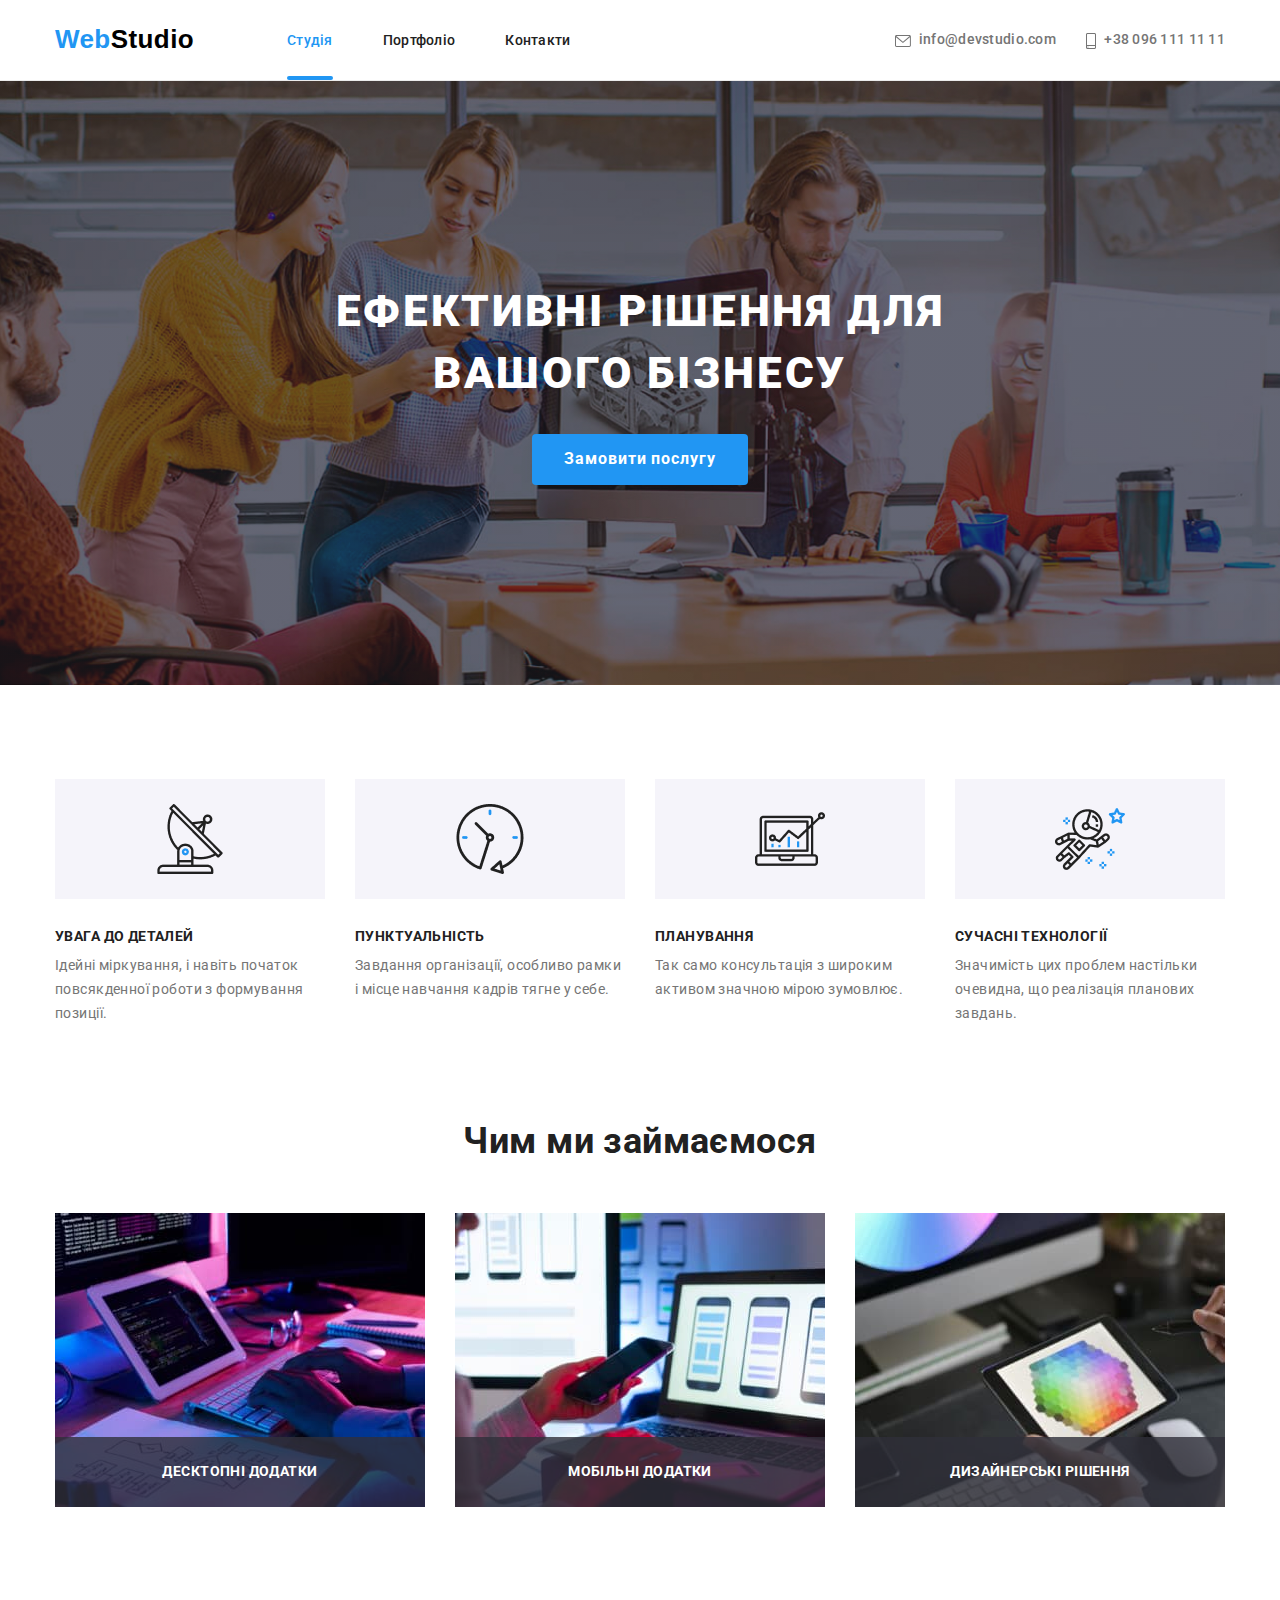
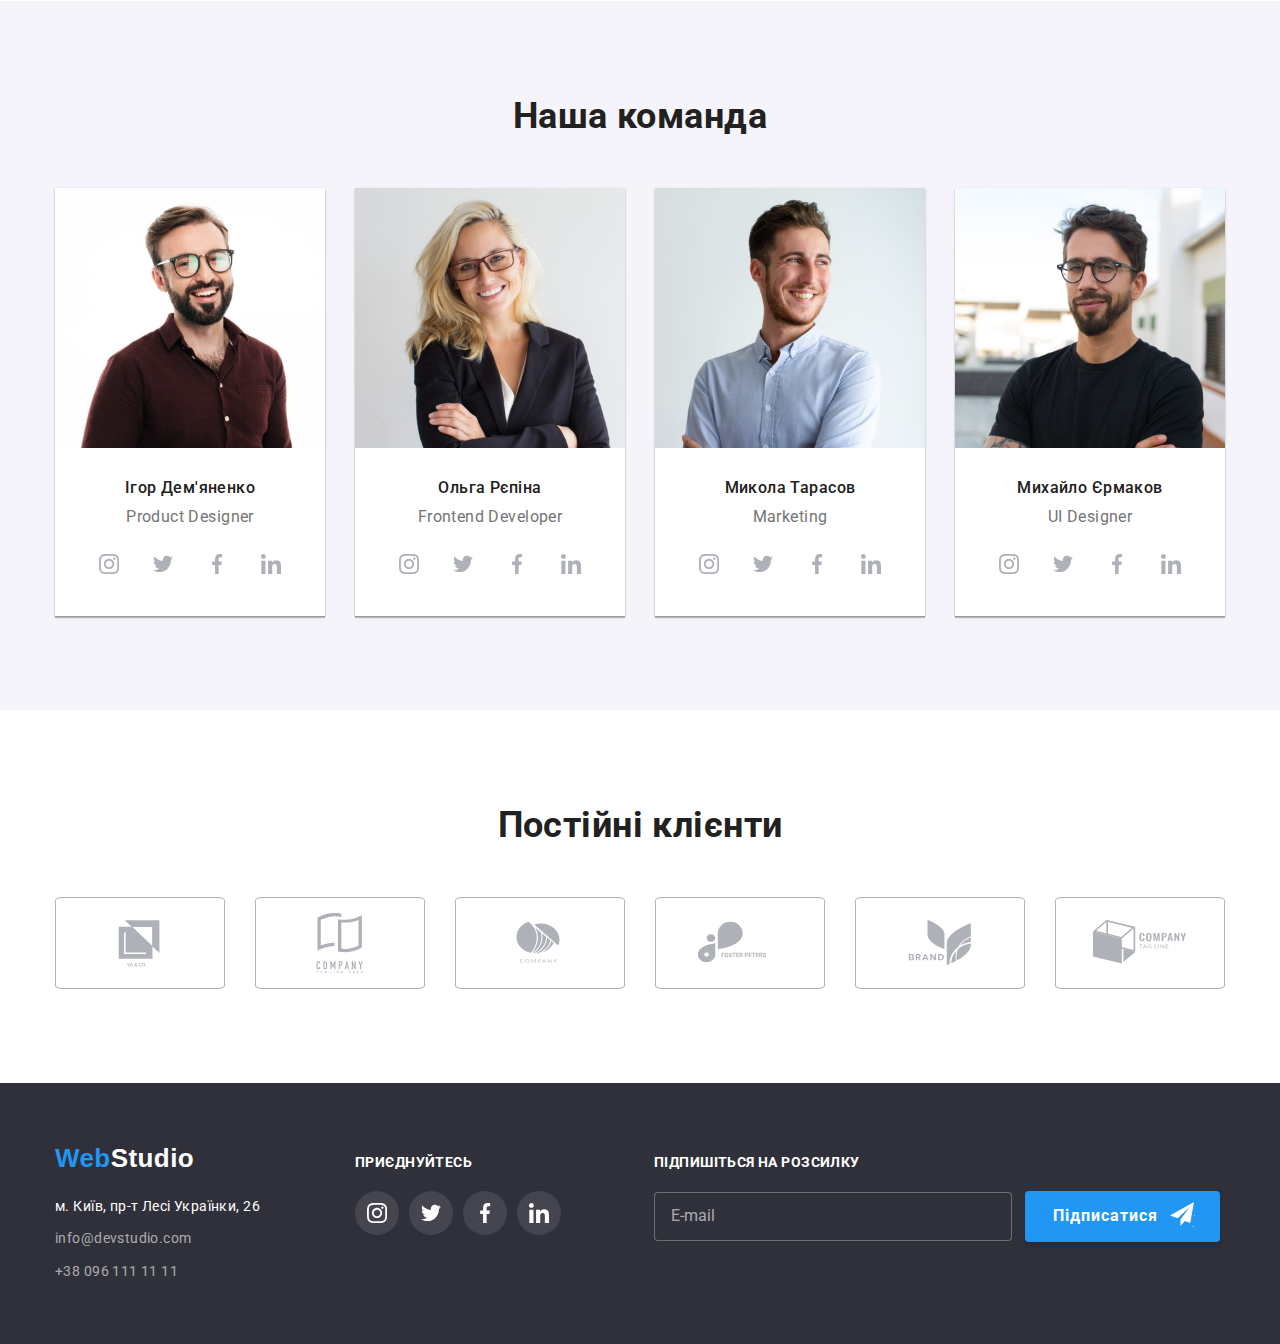
<file: index.html>
<!DOCTYPE html>
<html lang="uk">
  <head>
    <meta charset="UTF-8" />
    <meta http-equiv="X-UA-Compatible" content="IE=edge" />
    <meta name="viewport" content="width=device-width, initial-scale=1.0" />
    <title>Веб-студия</title>
    <link
      href="https://fonts.googleapis.com/css2?family=Raleway:wght@700&family=Roboto:wght@400;500;700;900&display=swap"
      rel="stylesheet"
    />

    <link
      rel="stylesheet"
      href="https://cdnjs.cloudflare.com/ajax/libs/modern-normalize/1.1.0/modern-normalize.min.css"
    />

    <!--<link rel="stylesheet" href="css/reset.css" />-->
    <link rel="stylesheet" href="css/general.css" />
    <link rel="stylesheet" href="css/style.css" />
  </head>
  <body>
    <header class="header">
      <div class="container">
        <div class="nav-header header-line">
          <nav class="nav">
            <a class="header-logo" href="./index.html">
              <span class="logo">Web</span>Studio
            </a>

            <ul class="nav-item">
              <li class="nav-items">
                <a class="nav-link current" href="">Студія</a>
              </li>
              <li class="nav-items">
                <a class="nav-link" href="./portfolio.html">Портфоліо</a>
              </li>
              <li class="nav-items">
                <a class="nav-link" href="">Контакти</a>
              </li>
            </ul>
          </nav>

          <ul class="nav-item contact">
            <li class="nav-items nav-contact">
              <a class="nav-email" href="mailto:info@devstudio.com">
                <svg class="icon-header" width="16" height="12">
                  <use href="./images/symbol-defs.svg#icon-envelope"></use>
                </svg>

                info@devstudio.com</a
              >
            </li>
            <li class="nav-items nav-contact">
              <a class="nav-tel" href="tel:+380961111111">
                <svg class="icon-header" width="10" height="16">
                  <use href="./images/symbol-defs.svg#icon-smartphone"></use>
                </svg>
                +38 096 111 11 11</a
              >
            </li>
          </ul>
        </div>
      </div>
    </header>

    <main class="main">
      <section class="solutions">
        <div class="container">
          <h1 class="title">Ефективні рішення для<br />вашого бізнесу</h1>
          <button class="solutions-btn btn" type="button" data-modal-open>
            Замовити послугу
          </button>
        </div>
      </section>

      <section class="characteristic">
        <!--скрытый заголовок-->
        <div class="container">
          <h2 class="section-title subtitle sr-only">Як ми працюємо</h2>
          <ul class="characteristic-item">
            <li class="characteristic-items">
              <h3 class="characteristic-subtitle subtitle">Увага до деталей</h3>
              <p class="characteristic-text">
                Ідейні міркування, і навіть початок повсякденної роботи з
                формування позиції.
              </p>
            </li>

            <li class="characteristic-items characteristic-clock">
              <h3 class="characteristic-subtitle subtitle">Пунктуальність</h3>
              <p class="characteristic-text">
                Завдання організації, особливо рамки і місце навчання кадрів
                тягне у себе.
              </p>
            </li>

            <li class="characteristic-items characteristic-diagram">
              <h3 class="characteristic-subtitle subtitle">Планування</h3>
              <p class="characteristic-text">
                Так само консультація з широким активом значною мірою зумовлює.
              </p>
            </li>

            <li class="characteristic-items characteristic-astronaut">
              <h3 class="characteristic-subtitle subtitle">
                СУЧАСНІ ТЕХНОЛОГІЇ
              </h3>
              <p class="characteristic-text">
                Значимість цих проблем настільки очевидна, що реалізація
                планових завдань.
              </p>
            </li>
          </ul>
        </div>
      </section>

      <section class="work">
        <div class="container">
          <h2 class="section-title subtitle">Чим ми займаємося</h2>
          <ul class="work-item">
            <li class="work-items">
              <div class="work-sign">
                <img
                  class="work-images"
                  src="./images/box-1.jpg"
                  alt="Робота з програмами"
                  width="370"
                  height="294"
                />
                <p class="work-signature">Десктопні додатки</p>
              </div>
            </li>

            <li class="work-items">
              <div class="work-sign">
                <img
                  class="work-images"
                  src="./images/box-2.jpg"
                  alt="Робота с гаджетами"
                  width="370"
                  height="294"
                />
                <p class="work-signature">Мобільні додатки</p>
              </div>
            </li>

            <li class="work-items">
              <div class="work-sign">
                <img
                  class="work-images"
                  src="./images/box-3.jpg"
                  alt="Робота с графікой"
                  width="370"
                  height="294"
                />
                <p class="work-signature">Дизайнерські рішення</p>
              </div>
            </li>
          </ul>
        </div>
      </section>

      <section class="team">
        <div class="container">
          <h2 class="section-title subtitle">Наша команда</h2>
          <ul class="team-item">
            <li class="team-items">
              <img
                class="team-img"
                src="./images/img_pd.jpg"
                alt="Фотографія продуктового дизайнера"
                width="270"
              />
              <div class="team-info">
                <h3 class="team-subtitle subtitle">Ігор Дем'яненко</h3>
                <p class="team-text">Product Designer</p>
                <ul class="actions">
                  <li class="team-li">
                    <a class="team-link" href="">
                      <svg class="icon-team" width="20" height="20">
                        <use
                          href="./images/symbol-defs.svg#icon-instagram"
                        ></use>
                      </svg>
                    </a>
                  </li>
                  <li class="team-li">
                    <a class="team-link" href="">
                      <svg class="icon-team" width="20" height="20">
                        <use href="./images/symbol-defs.svg#icon-twitter"></use>
                      </svg>
                    </a>
                  </li>
                  <li class="team-li">
                    <a class="team-link" href="">
                      <svg class="icon-team" width="20" height="20">
                        <use
                          href="./images/symbol-defs.svg#icon-facebook"
                        ></use>
                      </svg>
                    </a>
                  </li>
                  <li class="team-li">
                    <a class="team-link" href="">
                      <svg class="icon-team" width="20" height="20">
                        <use
                          href="./images/symbol-defs.svg#icon-linkedin"
                        ></use>
                      </svg>
                    </a>
                  </li>
                </ul>
              </div>
            </li>

            <li class="team-items">
              <img
                class="team-img"
                src="./images/img_fd.jpg"
                alt="Фотографія фронтенд разробника"
                width="270"
                height="260"
              />
              <div class="team-info">
                <h3 class="team-subtitle subtitle">Ольга Рєпіна</h3>
                <p class="team-text">Frontend Developer</p>
                <ul class="actions">
                  <li class="team-li">
                    <a class="team-link" href="">
                      <svg class="icon-team" width="20" height="20">
                        <use
                          href="./images/symbol-defs.svg#icon-instagram"
                        ></use>
                      </svg>
                    </a>
                  </li>
                  <li class="team-li">
                    <a class="team-link" href="">
                      <svg class="icon-team" width="20" height="20">
                        <use href="./images/symbol-defs.svg#icon-twitter"></use>
                      </svg>
                    </a>
                  </li>
                  <li class="team-li">
                    <a class="team-link" href="">
                      <svg class="icon-team" width="20" height="20">
                        <use
                          href="./images/symbol-defs.svg#icon-facebook"
                        ></use>
                      </svg>
                    </a>
                  </li>
                  <li class="team-li">
                    <a class="team-link" href="">
                      <svg class="icon-team" width="20" height="20">
                        <use
                          href="./images/symbol-defs.svg#icon-linkedin"
                        ></use>
                      </svg>
                    </a>
                  </li>
                </ul>
              </div>
            </li>
            <li class="team-items">
              <img
                class="team-img"
                src="./images/img_m.jpg"
                alt="Фотографія маркетолога"
                width="270"
                height="260"
              />
              <div class="team-info">
                <h3 class="team-subtitle subtitle">Микола Тарасов</h3>
                <p class="team-text">Marketing</p>
                <ul class="actions">
                  <li class="team-li">
                    <a class="team-link" href="">
                      <svg class="icon-team" width="20" height="20">
                        <use
                          href="./images/symbol-defs.svg#icon-instagram"
                        ></use>
                      </svg>
                    </a>
                  </li>
                  <li class="team-li">
                    <a class="team-link" href="">
                      <svg class="icon-team" width="20" height="20">
                        <use href="./images/symbol-defs.svg#icon-twitter"></use>
                      </svg>
                    </a>
                  </li>
                  <li class="team-li">
                    <a class="team-link" href="">
                      <svg class="icon-team" width="20" height="20">
                        <use
                          href="./images/symbol-defs.svg#icon-facebook"
                        ></use>
                      </svg>
                    </a>
                  </li>
                  <li class="team-li">
                    <a class="team-link" href="">
                      <svg class="icon-team" width="20" height="20">
                        <use
                          href="./images/symbol-defs.svg#icon-linkedin"
                        ></use>
                      </svg>
                    </a>
                  </li>
                </ul>
              </div>
            </li>
            <li class="team-items">
              <img
                class="team-img"
                src="./images/img_ui.jpg"
                alt="Фотографія дизайнера"
                width="270"
                height="260"
              />
              <div class="team-info">
                <h3 class="team-subtitle subtitle">Михайло Єрмаков</h3>
                <p class="team-text">UI Designer</p>
                <ul class="actions">
                  <li class="team-li">
                    <a class="team-link" href="">
                      <svg class="icon-team" width="20" height="20">
                        <use
                          href="./images/symbol-defs.svg#icon-instagram"
                        ></use>
                      </svg>
                    </a>
                  </li>
                  <li class="team-li">
                    <a class="team-link" href="">
                      <svg class="icon-team" width="20" height="20">
                        <use href="./images/symbol-defs.svg#icon-twitter"></use>
                      </svg>
                    </a>
                  </li>
                  <li class="team-li">
                    <a class="team-link" href="">
                      <svg class="icon-team" width="20" height="20">
                        <use
                          href="./images/symbol-defs.svg#icon-facebook"
                        ></use>
                      </svg>
                    </a>
                  </li>
                  <li class="team-li">
                    <a class="team-link" href="">
                      <svg class="icon-team" width="20" height="20">
                        <use
                          href="./images/symbol-defs.svg#icon-linkedin"
                        ></use>
                      </svg>
                    </a>
                  </li>
                </ul>
              </div>
            </li>
          </ul>
        </div>
      </section>

      <section class="clients">
        <div class="container">
          <h2 class="section-title subtitle">Постійні клієнти</h2>
          <ul class="clients-actions">
            <li class="clients-li">
              <a class="clients-link" href="">
                <svg class="icon-clients" width="106" height="60">
                  <use href="./images/symbol-defs.svg#icon-ya"></use>
                </svg>
              </a>
            </li>
            <li class="clients-li">
              <a class="clients-link" href="">
                <svg class="icon-clients" width="106" height="60">
                  <use href="./images/symbol-defs.svg#icon-tagline"></use>
                </svg>
              </a>
            </li>
            <li class="clients-li">
              <a class="clients-link" href="">
                <svg class="icon-clients" width="106" height="60">
                  <use href="./images/symbol-defs.svg#icon-company"></use>
                </svg>
              </a>
            </li>
            <li class="clients-li">
              <a class="clients-link" href="">
                <svg class="icon-clients" width="106" height="60">
                  <use href="./images/symbol-defs.svg#icon-foster"></use>
                </svg>
              </a>
            </li>
            <li class="clients-li">
              <a class="clients-link" href="">
                <svg class="icon-clients" width="106" height="60">
                  <use href="./images/symbol-defs.svg#icon-brand"></use>
                </svg>
              </a>
            </li>
            <li class="clients-li">
              <a class="clients-link" href="">
                <svg class="icon-clients" width="106" height="60">
                  <use href="./images/symbol-defs.svg#icon-tag"></use>
                </svg>
              </a>
            </li>
          </ul>
        </div>
      </section>
    </main>
    <footer class="footer">
      <div class="container">
        <div class="footer-info">
          <div class="footer-data">
            <a class="footer-logo header-logo" href="./index.html">
              <span class="logo">Web</span>Studio</a
            >
            <address>
              <p class="footer-address">м. Київ, пр-т Лесі Українки, 26</p>
              <ul class="contact">
                <li class="footer-contact">
                  <a class="footer-link" href="mailto:info@devstudio.com"
                    >info@devstudio.com</a
                  >
                </li>
                <li class="footer-contact">
                  <a class="footer-link" href="tel:+380961111111"
                    >+38 096 111 11 11</a
                  >
                </li>
              </ul>
            </address>
          </div>
          <div class="footer-social">
            <span class="social-text">приєднуйтесь</span>
            <ul class="actions footer-actions">
              <li class="footer-li">
                <a class="social-link" href="">
                  <svg class="icon-footer" width="20" height="20">
                    <use href="./images/symbol-defs.svg#icon-instagram"></use>
                  </svg>
                </a>
              </li>
              <li class="footer-li">
                <a class="social-link" href="">
                  <svg class="icon-footer" width="20" height="20">
                    <use href="./images/symbol-defs.svg#icon-twitter"></use>
                  </svg>
                </a>
              </li>
              <li class="footer-li">
                <a class="social-link" href="">
                  <svg class="icon-footer" width="20" height="20">
                    <use href="./images/symbol-defs.svg#icon-facebook"></use>
                  </svg>
                </a>
              </li>
              <li class="footer-li">
                <a class="social-link" href="">
                  <svg class="icon-footer" width="20" height="20">
                    <use href="./images/symbol-defs.svg#icon-linkedin"></use>
                  </svg>
                </a>
              </li>
            </ul>
          </div>

          <div class="footer-form">
            <span class="social-text">Підпишіться на розсилку</span>
            <div class="footer-block">
              <form>
                <label class="mod-label">
                  <input
                    class="mod-input"
                    type="email"
                    name="mod-email"
                    placeholder="E-mail"
                    required
                  />
                </label>
                <button class="mod" type="submit">Підписатися</button>
              </form>
            </div>
          </div>
        </div>
      </div>
    </footer>

    <!--модальное окно-->
    <div class="backdrop is-hidden" data-modal>
      <div class="modal">
        <button data-modal-close class="modal-close" type="button">
          <svg class="modal-X" width="18" height="18">
            <use href="./images/symbol-defs.svg#icon-close"></use>
          </svg>
        </button>
        <p class="modal-title">Залиште свої дані, ми вам передзвонимо</p>

        <form name="modal-form" class="modal-form">
          <div class="modal-box">
            <label class="modal-label">
              <span class="modal-sign">Ім'я</span>
              <input class="modal-input" type="tel" required />
              <svg class="icon" width="18" height="18">
                <use href="./images/symbol-defs.svg#icon-person"></use>
              </svg>
            </label>
          </div>

          <div class="modal-box">
            <label class="modal-label">
              <span class="modal-sign">Телефон</span>
              <input class="modal-input" type="tel" required />
              <!--<span class="x">-->
              <svg class="icon" width="18" height="18">
                <use href="./images/symbol-defs.svg#icon-phone"></use>
              </svg>
              <!--</span>-->
            </label>
          </div>

          <div class="modal-box">
            <label class="modal-label">
              <span class="modal-sign">Пошта</span>
              <input class="modal-input" type="email" required />
              <!-- <span class="y">-->
              <svg class="icon" width="18" height="18">
                <use href="./images/symbol-defs.svg#icon-email"></use>
              </svg>
              <!--</span>-->
            </label>
          </div>

          <label class="modal-label">
            <span class="modal-sign">Коментар</span>
            <textarea
              class="modal-comment"
              name="user-coment"
              placeholder="Введіть текст"
              required
            ></textarea>
          </label>

          <label class="check-text">
            <input
              class="checkbox"
              type="checkbox"
              name="agree"
              value="true"
              required
            />
            <span class="fs"></span>
            <span class="er">
              Погоджуюся з розсилкою та приймаю
              <a class="text-link" href="">Умови договору</a>
            </span>
          </label>

          <button class="modal-submit" type="submit">Відправити</button>
        </form>
      </div>
    </div>
    <script src="./modal.js"></script>
  </body>
</html>
</file>
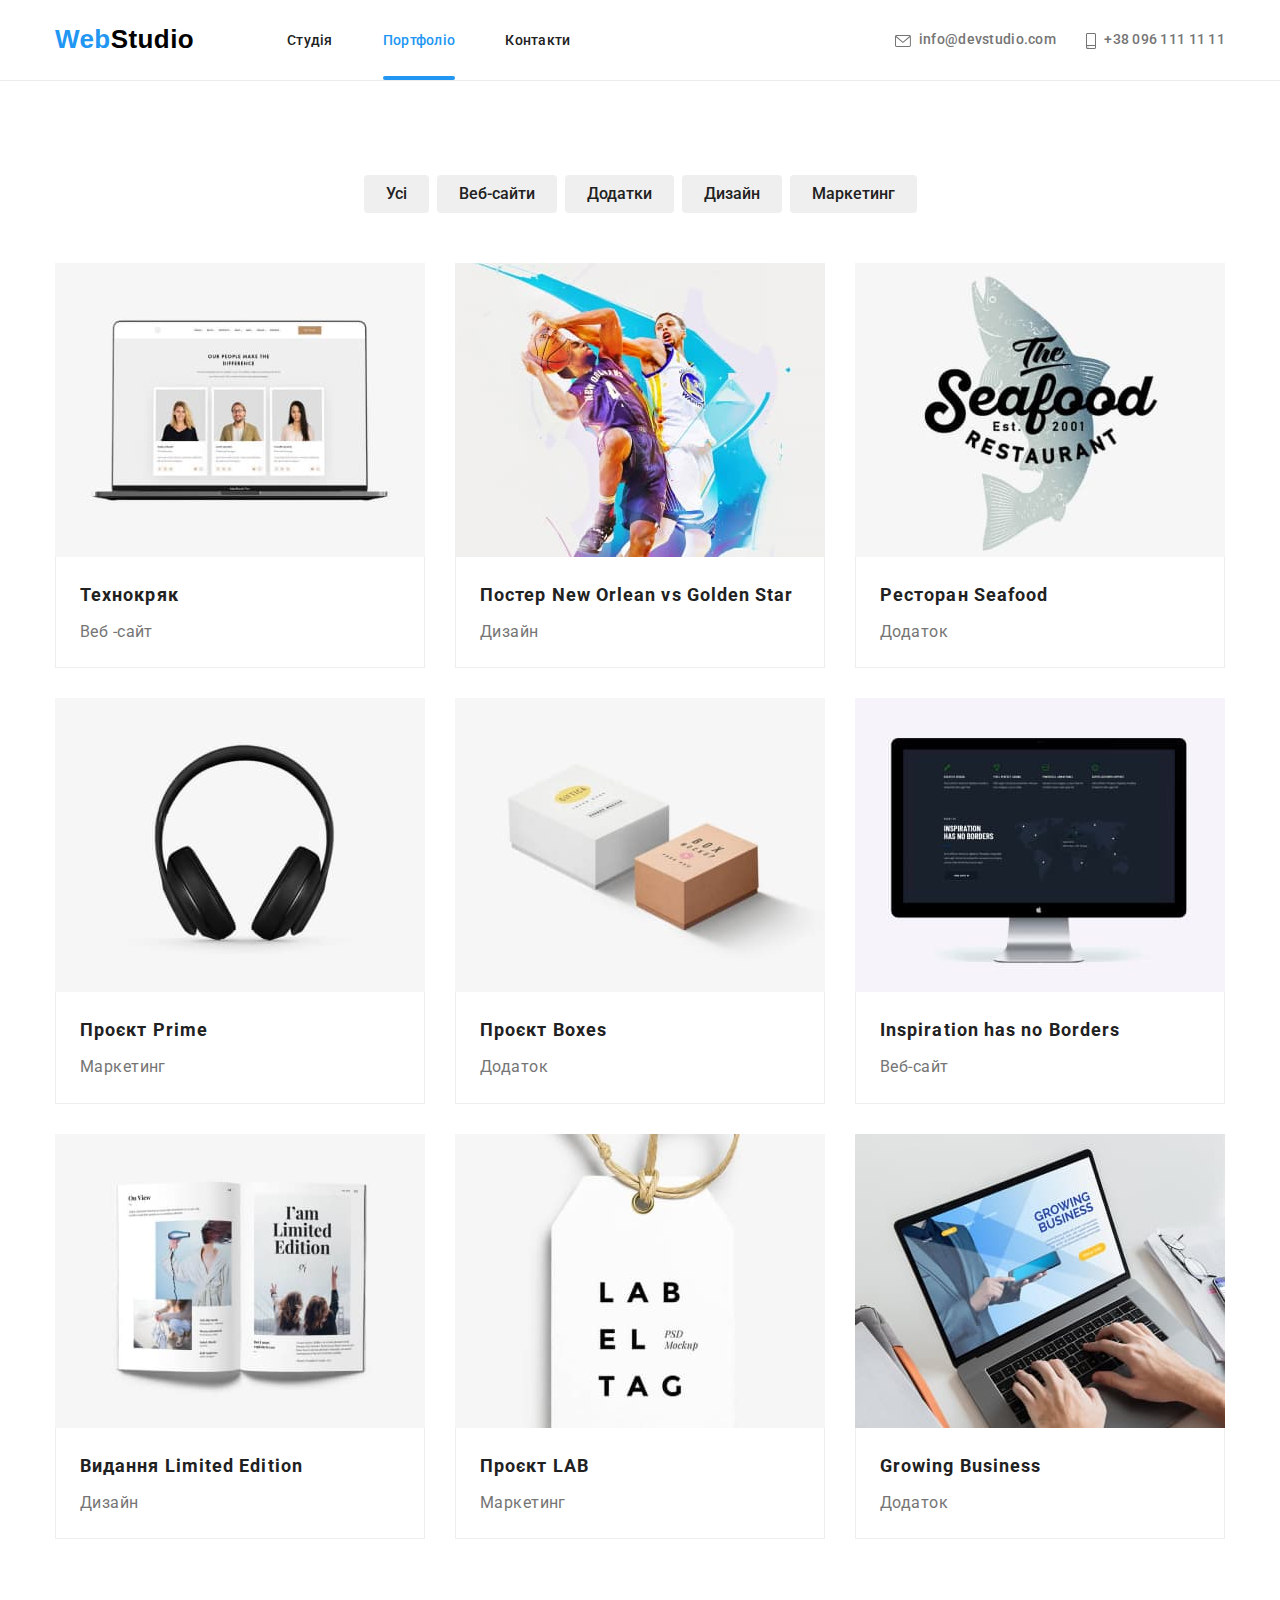
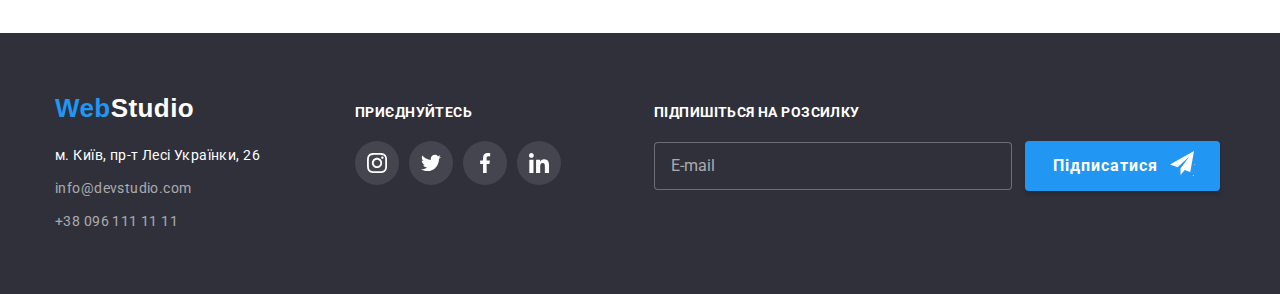
<file: portfolio.html>
<!DOCTYPE html>
<html lang="uk">
  <head>
    <meta charset="UTF-8" />
    <meta http-equiv="X-UA-Compatible" content="IE=edge" />
    <meta name="viewport" content="width=device-width, initial-scale=1.0" />
    <title>Portfolio</title>
    <link
      href="https://fonts.googleapis.com/css2?family=Raleway:wght@700&family=Roboto:wght@400;500;700;900&display=swap"
      rel="stylesheet"
    />

    <link
      rel="stylesheet"
      href="https://cdnjs.cloudflare.com/ajax/libs/modern-normalize/1.1.0/modern-normalize.min.css"
    />
    <!--<link rel="stylesheet" href="css/reset.css" />-->
    <link rel="stylesheet" href="css/general.css" />
    <link rel="stylesheet" href="css/style.css" />
  </head>
  <body>
    <header class="header">
      <div class="container">
        <div class="nav-header">
          <nav class="nav">
            <a class="header-logo" href="./index.html">
              <span class="logo">Web</span>Studio
            </a>

            <ul class="nav-item">
              <li class="nav-items">
                <a class="nav-link" href="./index.html">Студія</a>
              </li>
              <li class="nav-items">
                <a class="nav-link current" href="">Портфоліо</a>
              </li>
              <li class="nav-items">
                <a class="nav-link" href="">Контакти</a>
              </li>
            </ul>
          </nav>

          <ul class="nav-item contact">
            <li class="nav-items nav-contact">
              <a class="nav-email" href="mailto:info@devstudio.com">
                <svg class="icon-header" width="16" height="12">
                  <use href="./images/symbol-defs.svg#icon-envelope"></use>
                </svg>

                info@devstudio.com</a
              >
            </li>
            <li class="nav-items nav-contact">
              <a class="nav-tel" href="tel:+380961111111">
                <svg class="icon-header" width="10" height="16">
                  <use href="./images/symbol-defs.svg#icon-smartphone"></use>
                </svg>
                +38 096 111 11 11</a
              >
            </li>
          </ul>
        </div>
      </div>
    </header>

    <main>
      <div class="container">
        <h1 class="sr-only">Наші роботи</h1>

        <section class="portfolio">
          <ul class="portfolio-item portfolio-item">
            <li class="portfolio-items">
              <button class="btn portfolio-btn" type="button">Усі</button>
            </li>

            <li class="portfolio-items">
              <button class="btn portfolio-btn" type="button">Веб-сайти</button>
            </li>

            <li class="portfolio-items">
              <button class="btn portfolio-btn" type="button">Додатки</button>
            </li>

            <li class="portfolio-items">
              <button class="btn portfolio-btn" type="button">Дизайн</button>
            </li>

            <li class="portfolio-items">
              <button class="btn portfolio-btn" type="button">Маркетинг</button>
            </li>
          </ul>

          <ul class="portfolio-work">
            <li class="portfolio-galary">
              <a class="work-link" href="">
                <div class="portfolio-text">
                  <img
                    class="work-img"
                    src="./images/technokrayk.jpg"
                    alt="зображення співробітників фірми технокряку"
                    width="370"
                    height="294"
                  />
                  <p class="overlay">
                    Ресурс пропонує комплексні пропозиції з різним рівнем
                    функціоналу та сервісів. Все це дозволить відвідувачу
                    отримати вичерпні відомості про компанію чи приватну особу.
                  </p>
                </div>
                <div class="portfolio-info">
                  <h2 class="work-title descr">Технокряк</h2>
                  <p class="work-text descr">Веб -сайт</p>
                </div>
              </a>
            </li>

            <li class="portfolio-galary">
              <a class="work-link" href="">
                <div class="portfolio-text">
                  <img
                    class="work-img"
                    src="./images/poster.jpg"
                    alt="зображення гравців баскетбольної команди"
                    width="370"
                    height="294"
                  />
                  <p class="overlay">
                    Ресурс пропонує комплексні пропозиції з різним рівнем
                    функціоналу та сервісів. Все це дозволить відвідувачу
                    отримати вичерпні відомості про компанію чи приватну особу.
                  </p>
                </div>
                <div class="portfolio-info">
                  <h2 class="work-title descr">
                    Постер New Orlean vs Golden Star
                  </h2>
                  <p class="work-text descr">Дизайн</p>
                </div>
              </a>
            </li>

            <li class="portfolio-galary">
              <a class="work-link" href="">
                <div class="portfolio-text">
                  <img
                    class="work-img"
                    src="./images/restron.jpg"
                    alt="зображення логотипу ресторану Seafood"
                    width="370"
                    height="294"
                  />
                  <p class="overlay">
                    Ресурс пропонує комплексні пропозиції з різним рівнем
                    функціоналу та сервісів. Все це дозволить відвідувачу
                    отримати вичерпні відомості про компанію чи приватну особу.
                  </p>
                </div>
                <div class="portfolio-info">
                  <h2 class="work-title descr">Ресторан Seafood</h2>
                  <p class="work-text descr">Додаток</p>
                </div>
              </a>
            </li>

            <li class="portfolio-galary">
              <a class="work-link" href="">
                <div class="portfolio-text">
                  <img
                    class="work-img"
                    src="./images/headphones.jpg"
                    alt="зображення навушника"
                    width="370"
                    height="294"
                  />
                  <p class="overlay">
                    Ресурс пропонує комплексні пропозиції з різним рівнем
                    функціоналу та сервісів. Все це дозволить відвідувачу
                    отримати вичерпні відомості про компанію чи приватну особу.
                  </p>
                </div>
                <div class="portfolio-info">
                  <h2 class="work-title descr">Проєкт Prime</h2>
                  <p class="work-text descr">Маркетинг</p>
                </div>
              </a>
            </li>

            <li class="portfolio-galary">
              <a class="work-link" href="">
                <div class="portfolio-text">
                  <img
                    class="work-img"
                    src="./images/boxes.jpg"
                    alt="схематичне зображення проєкту Boxes"
                    width="370"
                    height="294"
                  />
                  <p class="overlay">
                    Ресурс пропонує комплексні пропозиції з різним рівнем
                    функціоналу та сервісів. Все це дозволить відвідувачу
                    отримати вичерпні відомості про компанію чи приватну особу.
                  </p>
                </div>
                <div class="portfolio-info">
                  <h2 class="work-title descr">Проєкт Boxes</h2>
                  <p class="work-text descr">Додаток</p>
                </div>
              </a>
            </li>

            <li class="portfolio-galary">
              <a class="work-link" href="">
                <div class="portfolio-text">
                  <img
                    class="work-img"
                    src="./images/notebook.jpg"
                    alt="зображення веб-сайту Inspiration has no Borders на моніторі"
                    width="370"
                    height="294"
                  />
                  <p class="overlay">
                    Ресурс пропонує комплексні пропозиції з різним рівнем
                    функціоналу та сервісів. Все це дозволить відвідувачу
                    отримати вичерпні відомості про компанію чи приватну особу.
                  </p>
                </div>
                <div class="portfolio-info">
                  <h2 class="work-title descr">Inspiration has no Borders</h2>
                  <p class="work-text descr">Веб-сайт</p>
                </div>
              </a>
            </li>

            <li class="portfolio-galary">
              <a class="work-link" href="">
                <div class="portfolio-text">
                  <img
                    class="work-img"
                    src="./images/book.jpg"
                    alt="зображення видання Limited Edition"
                    width="370"
                    height="294"
                  />
                  <p class="overlay">
                    Ресурс пропонує комплексні пропозиції з різним рівнем
                    функціоналу та сервісів. Все це дозволить відвідувачу
                    отримати вичерпні відомості про компанію чи приватну особу.
                  </p>
                </div>
                <div class="portfolio-info">
                  <h2 class="work-title descr">Видання Limited Edition</h2>
                  <p class="work-text descr">Дизайн</p>
                </div>
              </a>
            </li>

            <li class="portfolio-galary">
              <a class="work-link" href="">
                <div class="portfolio-text">
                  <img
                    class="work-img"
                    src="./images/lab.jpg"
                    alt="зображення на дощечкі надпису проекту Lab"
                    width="370"
                    height="294"
                  />
                  <p class="overlay">
                    Ресурс пропонує комплексні пропозиції з різним рівнем
                    функціоналу та сервісів. Все це дозволить відвідувачу
                    отримати вичерпні відомості про компанію чи приватну особу.
                  </p>
                </div>
                <div class="portfolio-info">
                  <h2 class="work-title descr">Проєкт LAB</h2>
                  <p class="work-text descr">Маркетинг</p>
                </div>
              </a>
            </li>

            <li class="portfolio-galary">
              <a class="work-link" href="">
                <div class="portfolio-text">
                  <img
                    class="work-img"
                    src="./images/notebook-business.jpg"
                    alt="зображення додатку Growing Business на моніторі ноутбука"
                    width="370"
                    height="294"
                  />
                  <p class="overlay">
                    Ресурс пропонує комплексні пропозиції з різним рівнем
                    функціоналу та сервісів. Все це дозволить відвідувачу
                    отримати вичерпні відомості про компанію чи приватну особу.
                  </p>
                </div>
                <div class="portfolio-info">
                  <h2 class="work-title descr">Growing Business</h2>
                  <p class="work-text descr">Додаток</p>
                </div>
              </a>
            </li>
          </ul>
        </section>
      </div>
    </main>

    <footer class="footer">
      <div class="container">
        <div class="footer-info">
          <div class="footer-data">
            <a class="footer-logo header-logo" href="./index.html">
              <span class="logo">Web</span>Studio</a
            >
            <address>
              <p class="footer-address">м. Київ, пр-т Лесі Українки, 26</p>
              <ul class="contact">
                <li class="footer-contact">
                  <a class="footer-link" href="mailto:info@devstudio.com"
                    >info@devstudio.com</a
                  >
                </li>
                <li class="footer-contact">
                  <a class="footer-link" href="tel:+380961111111"
                    >+38 096 111 11 11</a
                  >
                </li>
              </ul>
            </address>
          </div>
          <div class="footer-social">
            <span class="social-text">приєднуйтесь</span>
            <ul class="actions footer-actions">
              <li class="footer-li">
                <a class="social-link" href="">
                  <svg class="icon-footer" width="20" height="20">
                    <use href="./images/symbol-defs.svg#icon-instagram"></use>
                  </svg>
                </a>
              </li>
              <li class="footer-li">
                <a class="social-link" href="">
                  <svg class="icon-footer" width="20" height="20">
                    <use href="./images/symbol-defs.svg#icon-twitter"></use>
                  </svg>
                </a>
              </li>
              <li class="footer-li">
                <a class="social-link" href="">
                  <svg class="icon-footer" width="20" height="20">
                    <use href="./images/symbol-defs.svg#icon-facebook"></use>
                  </svg>
                </a>
              </li>
              <li class="footer-li">
                <a class="social-link" href="">
                  <svg class="icon-footer" width="20" height="20">
                    <use href="./images/symbol-defs.svg#icon-linkedin"></use>
                  </svg>
                </a>
              </li>
            </ul>
          </div>
          <div class="footer-form">
            <span class="social-text">Підпишіться на розсилку</span>
            <div class="footer-block">
              <form>
                <label class="mod-label">
                  <input
                    class="mod-input"
                    type="email"
                    name="mod-email"
                    placeholder="E-mail"
                    required
                  />
                </label>
                <button class="mod" type="submit">Підписатися</button>
              </form>
            </div>
          </div>
        </div>
      </div>
    </footer>
  </body>
</html>
</file>
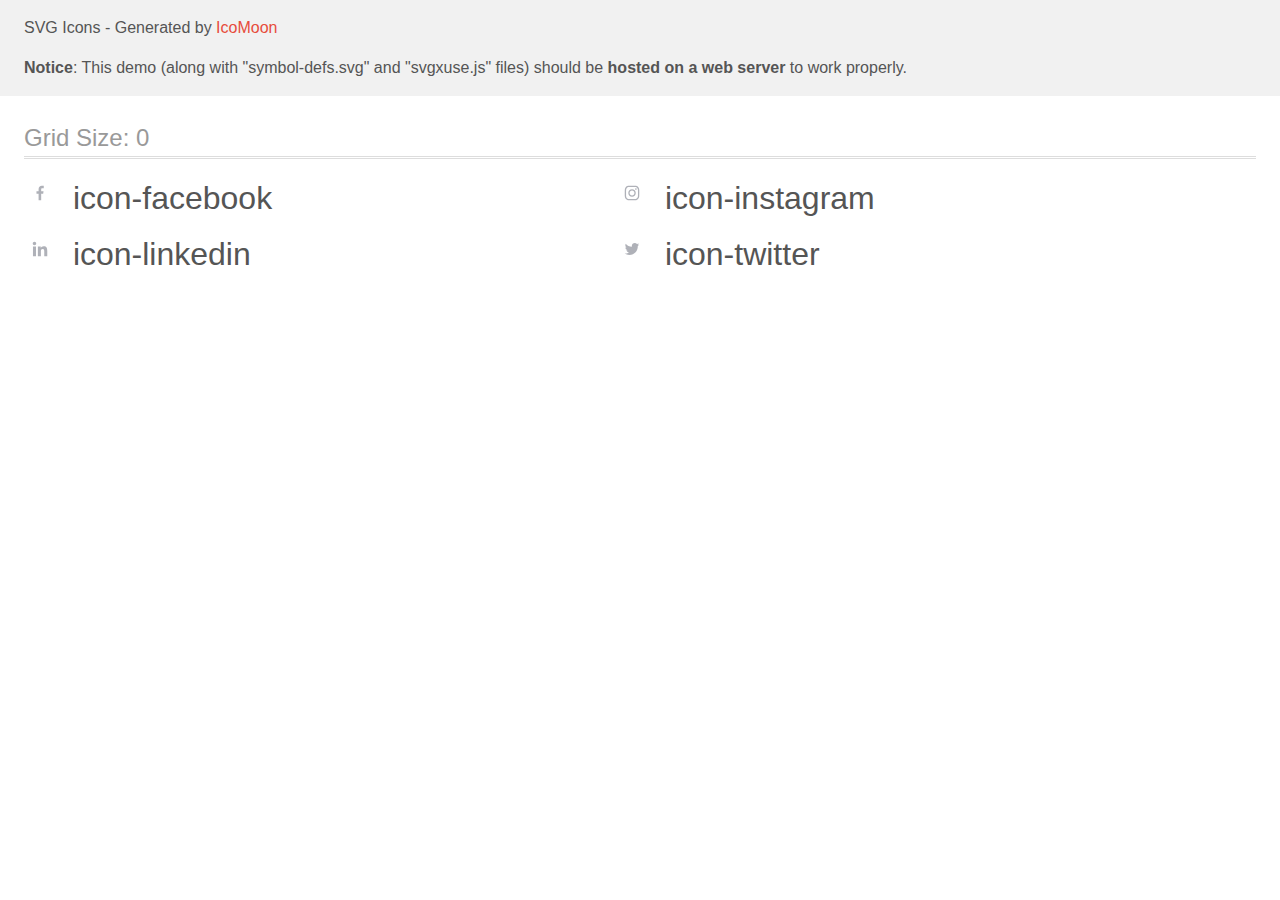
<file: images/svg-sprite/demo-external-svg.html>
<!doctype html>
<html>
<head>
    <title>IcoMoon - SVG Icons</title>
    <meta charset="utf-8">
    <meta name="viewport" content="width=device-width, initial-scale=1">
    <link rel="stylesheet" href="demo-files/demo.css">
    <link rel="stylesheet" href="style.css">
</head>
<body>
<header class="bgc1 clearfix">
<div class="mhl">
    <p>SVG Icons - Generated by <a href="https://icomoon.io/app">IcoMoon</a></p><p><strong>Notice</strong>: This demo (along with "symbol-defs.svg" and "svgxuse.js" files) should be <b>hosted on a web server</b> to work properly.</p>
</div>
</header>
    <div class="clearfix mhl ptl">
        <h1 class="mvm mtn fgc1">Grid Size: 0</h1>
        <div class="glyph fs1">
            <div class="clearfix pbs">
                <svg class="icon icon-facebook"><use xlink:href="symbol-defs.svg#icon-facebook"></use></svg><span class="name"> icon-facebook</span>
            </div>
        </div>
        <div class="glyph fs1">
            <div class="clearfix pbs">
                <svg class="icon icon-instagram"><use xlink:href="symbol-defs.svg#icon-instagram"></use></svg><span class="name"> icon-instagram</span>
            </div>
        </div>
        <div class="glyph fs1">
            <div class="clearfix pbs">
                <svg class="icon icon-linkedin"><use xlink:href="symbol-defs.svg#icon-linkedin"></use></svg><span class="name"> icon-linkedin</span>
            </div>
        </div>
        <div class="glyph fs1">
            <div class="clearfix pbs">
                <svg class="icon icon-twitter"><use xlink:href="symbol-defs.svg#icon-twitter"></use></svg><span class="name"> icon-twitter</span>
            </div>
        </div>
  </div>
<script defer src="svgxuse.js"></script>
</body>
</html>
</file>
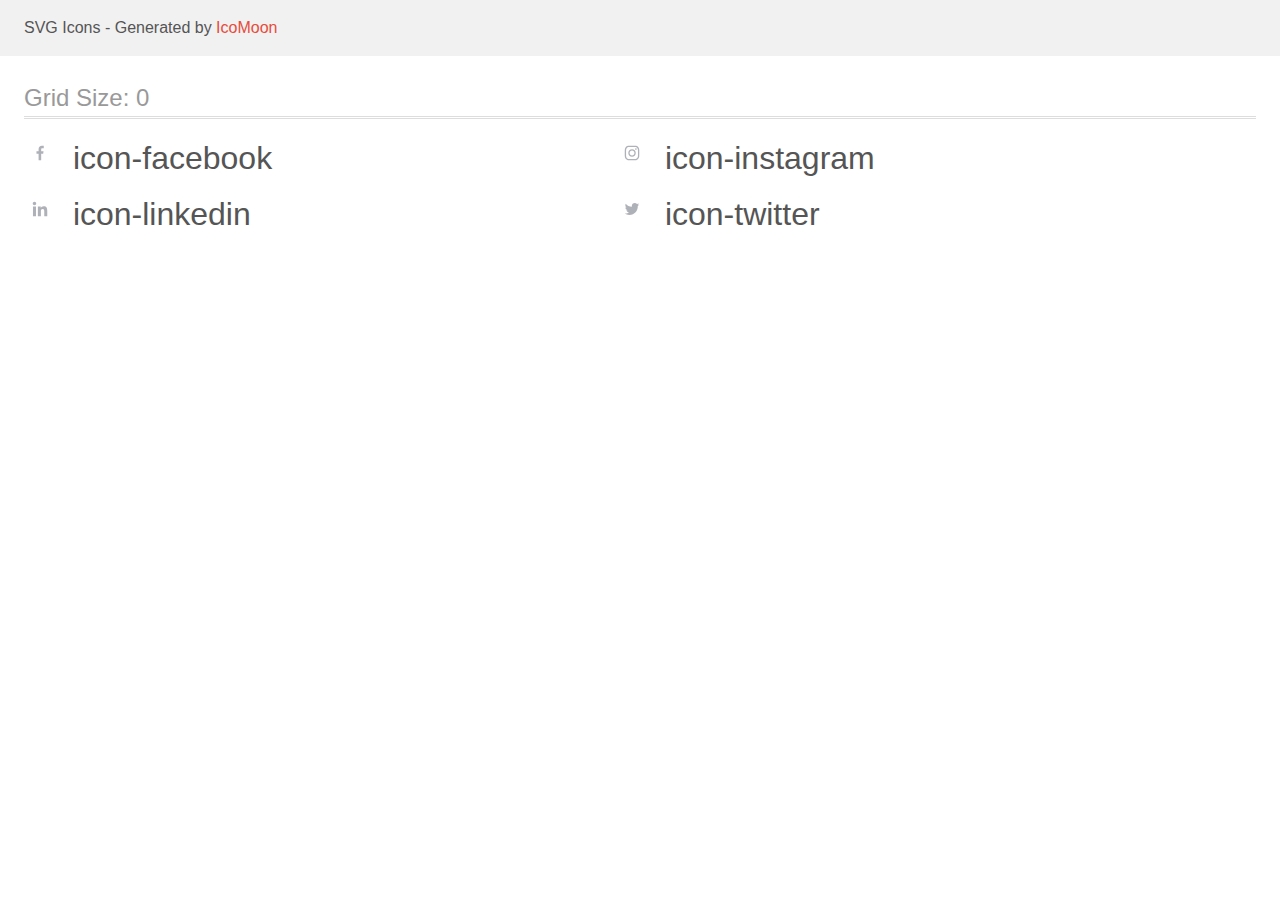
<file: images/svg-sprite/demo.html>
<!doctype html>
<html>
<head>
    <title>IcoMoon - SVG Icons</title>
    <meta charset="utf-8">
    <meta name="viewport" content="width=device-width, initial-scale=1">
    <link rel="stylesheet" href="demo-files/demo.css">
    <link rel="stylesheet" href="style.css">
</head>
<body>
<svg aria-hidden="true" style="position: absolute; width: 0; height: 0; overflow: hidden;" version="1.1" xmlns="http://www.w3.org/2000/svg" xmlns:xlink="http://www.w3.org/1999/xlink">
<defs>
<symbol id="icon-facebook" viewBox="0 0 32 32">
<path fill="#fff" style="fill: var(--color1, #fff)" d="M32 16c0 0.006 0 0.013 0 0.020 0 4.412-1.791 8.405-4.686 11.293l-0 0c-2.888 2.895-6.881 4.687-11.293 4.687-0.007 0-0.014 0-0.021 0h0.001c-0.006 0-0.013 0-0.020 0-4.412 0-8.405-1.791-11.293-4.686l-0-0c-2.895-2.888-4.687-6.881-4.687-11.293 0-0.007 0-0.014 0-0.021v0.001c0-0.006 0-0.013 0-0.020 0-4.412 1.791-8.405 4.686-11.293l0-0c2.888-2.895 6.881-4.687 11.293-4.687 0.007 0 0.014 0 0.021 0h-0.001c0.006 0 0.013 0 0.020 0 4.412 0 8.405 1.791 11.293 4.686l0 0c2.895 2.888 4.687 6.881 4.687 11.293 0 0.007 0 0.014 0 0.021v-0.001z"></path>
<path fill="#afb1b8" style="fill: var(--color2, #afb1b8)" d="M18.422 11.142h1.329v-2.313c-0.56-0.065-1.21-0.102-1.868-0.102-0.024 0-0.047 0-0.071 0h0.004c-1.915 0-3.226 1.204-3.226 3.418v2.036h-2.113v2.585h2.113v6.505h2.59v-6.505h2.028l0.321-2.585h-2.349v-1.782c0-0.747 0.201-1.258 1.243-1.258z"></path>
</symbol>
<symbol id="icon-instagram" viewBox="0 0 32 32">
<path fill="#fff" style="fill: var(--color1, #fff)" d="M32 16c0 0.006 0 0.013 0 0.020 0 4.412-1.791 8.405-4.686 11.293l-0 0c-2.888 2.895-6.881 4.687-11.293 4.687-0.007 0-0.014 0-0.021 0h0.001c-0.006 0-0.013 0-0.020 0-4.412 0-8.405-1.791-11.293-4.686l-0-0c-2.895-2.888-4.687-6.881-4.687-11.293 0-0.007 0-0.014 0-0.021v0.001c0-0.006 0-0.013 0-0.020 0-4.412 1.791-8.405 4.686-11.293l0-0c2.888-2.895 6.881-4.687 11.293-4.687 0.007 0 0.014 0 0.021 0h-0.001c0.006 0 0.013 0 0.020 0 4.412 0 8.405 1.791 11.293 4.686l0 0c2.895 2.888 4.687 6.881 4.687 11.293 0 0.007 0 0.014 0 0.021v-0.001z"></path>
<path fill="#afb1b8" style="fill: var(--color2, #afb1b8)" d="M23.258 13.004c-0.033-0.773-0.159-1.304-0.337-1.764-0.193-0.505-0.479-0.936-0.841-1.29l-0.001-0.001c-0.354-0.36-0.784-0.645-1.263-0.83l-0.024-0.008c-0.463-0.179-0.991-0.304-1.764-0.337-0.778-0.037-1.025-0.046-3.001-0.046s-2.222 0.009-2.998 0.043c-0.773 0.033-1.304 0.159-1.764 0.338-0.505 0.193-0.936 0.479-1.29 0.84l-0.001 0.001c-0.36 0.354-0.645 0.784-0.83 1.263l-0.008 0.024c-0.18 0.463-0.304 0.991-0.338 1.764-0.037 0.778-0.046 1.025-0.046 3.001s0.009 2.222 0.043 2.998c0.034 0.773 0.159 1.304 0.338 1.764 0.194 0.505 0.48 0.935 0.84 1.29l0.001 0c0.364 0.369 0.804 0.656 1.287 0.838 0.463 0.18 0.992 0.305 1.764 0.338 0.776 0.034 1.023 0.043 2.998 0.043s2.222-0.009 2.998-0.043c0.773-0.033 1.304-0.159 1.764-0.337 0.981-0.386 1.742-1.148 2.12-2.104l0.009-0.025c0.179-0.463 0.304-0.992 0.338-1.764 0.034-0.776 0.042-1.023 0.042-2.998s-0.003-2.222-0.036-2.998zM21.949 18.943c-0.032 0.711-0.151 1.094-0.25 1.349-0.251 0.637-0.745 1.131-1.365 1.376l-0.016 0.006c-0.255 0.099-0.641 0.218-1.349 0.249-0.767 0.034-0.997 0.043-2.938 0.043s-2.174-0.009-2.938-0.043c-0.711-0.031-1.094-0.151-1.35-0.25-0.328-0.122-0.606-0.307-0.834-0.542l-0.001-0.001c-0.235-0.229-0.42-0.508-0.538-0.819l-0.005-0.016c-0.099-0.256-0.218-0.642-0.249-1.35-0.034-0.767-0.043-0.998-0.043-2.938s0.009-2.175 0.043-2.938c0.031-0.711 0.151-1.094 0.249-1.35 0.122-0.328 0.308-0.608 0.545-0.835l0.001-0.001c0.229-0.235 0.509-0.42 0.821-0.537l0.016-0.005c0.255-0.099 0.641-0.218 1.349-0.25 0.767-0.033 0.998-0.042 2.938-0.042 1.943 0 2.174 0.008 2.938 0.042 0.711 0.031 1.094 0.151 1.35 0.25 0.315 0.116 0.602 0.301 0.835 0.543 0.241 0.236 0.426 0.52 0.543 0.836 0.099 0.255 0.218 0.641 0.249 1.349 0.034 0.767 0.043 0.997 0.043 2.938s-0.009 2.167-0.043 2.935z"></path>
<path fill="#afb1b8" style="fill: var(--color2, #afb1b8)" d="M16.027 12.265c-0 0-0 0-0.001 0-2.064 0-3.737 1.673-3.737 3.737s1.673 3.737 3.737 3.737c2.064 0 3.737-1.673 3.737-3.737 0-0 0-0 0-0.001v0c-0-2.064-1.673-3.736-3.737-3.737h-0zM16.027 18.425c-1.339-0-2.424-1.085-2.424-2.424s1.085-2.424 2.424-2.424c0 0 0 0 0 0h-0c1.339 0 2.424 1.085 2.424 2.424s-1.085 2.424-2.424 2.424v0zM20.784 12.117c0 0.482-0.391 0.873-0.873 0.873s-0.873-0.391-0.873-0.873v0c0-0.482 0.391-0.873 0.873-0.873s0.873 0.391 0.873 0.873v0z"></path>
</symbol>
<symbol id="icon-linkedin" viewBox="0 0 32 32">
<path fill="#fff" style="fill: var(--color1, #fff)" d="M32 16c0 0.006 0 0.013 0 0.020 0 4.412-1.791 8.405-4.686 11.293l-0 0c-2.888 2.895-6.881 4.687-11.293 4.687-0.007 0-0.014 0-0.021 0h0.001c-0.006 0-0.013 0-0.020 0-4.412 0-8.405-1.791-11.293-4.686l-0-0c-2.895-2.888-4.687-6.881-4.687-11.293 0-0.007 0-0.014 0-0.021v0.001c0-0.006 0-0.013 0-0.020 0-4.412 1.791-8.405 4.686-11.293l0-0c2.888-2.895 6.881-4.687 11.293-4.687 0.007 0 0.014 0 0.021 0h-0.001c0.006 0 0.013 0 0.020 0 4.412 0 8.405 1.791 11.293 4.686l0 0c2.895 2.888 4.687 6.881 4.687 11.293 0 0.007 0 0.014 0 0.021v-0.001z"></path>
<path fill="#afb1b8" style="fill: var(--color2, #afb1b8)" d="M23.269 23.273h0.004v-5.335c0-2.609-0.561-4.62-3.612-4.62-1.467 0-2.451 0.804-2.853 1.567h-0.042v-1.324h-2.893v9.711h3.012v-4.808c0-1.266 0.24-2.491 1.808-2.491 1.545 0 1.568 1.445 1.568 2.572v4.728h3.009zM8.967 13.562h3.016v9.711h-3.016v-9.711zM10.474 8.727c-0.965 0-1.747 0.782-1.747 1.747v0c0 0.964 0.783 1.763 1.747 1.763s1.746-0.799 1.746-1.763c-0-0.964-0.782-1.746-1.746-1.747h-0z"></path>
</symbol>
<symbol id="icon-twitter" viewBox="0 0 32 32">
<path fill="#fff" style="fill: var(--color1, #fff)" d="M32 16c0 0.006 0 0.013 0 0.020 0 4.412-1.791 8.405-4.686 11.293l-0 0c-2.888 2.895-6.881 4.687-11.293 4.687-0.007 0-0.014 0-0.021 0h0.001c-0.006 0-0.013 0-0.020 0-4.412 0-8.405-1.791-11.293-4.686l-0-0c-2.895-2.888-4.687-6.881-4.687-11.293 0-0.007 0-0.014 0-0.021v0.001c0-0.006 0-0.013 0-0.020 0-4.412 1.791-8.405 4.686-11.293l0-0c2.888-2.895 6.881-4.687 11.293-4.687 0.007 0 0.014 0 0.021 0h-0.001c0.006 0 0.013 0 0.020 0 4.412 0 8.405 1.791 11.293 4.686l0 0c2.895 2.888 4.687 6.881 4.687 11.293 0 0.007 0 0.014 0 0.021v-0.001z"></path>
<path fill="#afb1b8" style="fill: var(--color2, #afb1b8)" d="M23.273 11.49c-0.5 0.224-1.080 0.39-1.688 0.467l-0.031 0.003c0.618-0.371 1.083-0.945 1.306-1.627l0.006-0.021c-0.544 0.328-1.178 0.579-1.853 0.715l-0.038 0.006c-0.545-0.582-1.319-0.945-2.177-0.945-1.646 0-2.981 1.335-2.981 2.981 0 0.001 0 0.002 0 0.003v-0c0 0.236 0.020 0.464 0.070 0.68-2.479-0.121-4.673-1.309-6.147-3.119-0.256 0.432-0.407 0.952-0.407 1.508v0c0 1.033 0.531 1.948 1.324 2.478-0.496-0.014-0.958-0.148-1.362-0.375l0.015 0.008v0.033c0.001 1.439 1.017 2.64 2.37 2.927l0.020 0.003c-0.227 0.062-0.487 0.098-0.756 0.098-0.009 0-0.018-0-0.028-0h0.001c-0.014 0-0.030 0-0.047 0-0.183 0-0.362-0.019-0.534-0.054l0.017 0.003c0.386 1.181 1.483 2.049 2.786 2.078-1.006 0.793-2.292 1.271-3.69 1.271-0.003 0-0.005 0-0.008 0h0c-0.012 0-0.026 0-0.039 0-0.238 0-0.472-0.015-0.701-0.044l0.027 0.003c1.285 0.839 2.858 1.338 4.547 1.338 0.010 0 0.019-0 0.029-0h-0.002c5.487 0 8.487-4.545 8.487-8.486 0-0.131-0.004-0.259-0.011-0.385 0.59-0.425 1.087-0.938 1.481-1.526l0.014-0.021z"></path>
</symbol>
</defs>
</svg>

<header class="bgc1 clearfix">
<div class="mhl">
    <p>SVG Icons - Generated by <a href="https://icomoon.io/app">IcoMoon</a></p>
</div>
</header>
    <div class="clearfix mhl ptl">
        <h1 class="mvm mtn fgc1">Grid Size: 0</h1>
        <div class="glyph fs1">
            <div class="clearfix pbs">
                <svg class="icon icon-facebook"><use xlink:href="#icon-facebook"></use></svg><span class="name"> icon-facebook</span>
            </div>
        </div>
        <div class="glyph fs1">
            <div class="clearfix pbs">
                <svg class="icon icon-instagram"><use xlink:href="#icon-instagram"></use></svg><span class="name"> icon-instagram</span>
            </div>
        </div>
        <div class="glyph fs1">
            <div class="clearfix pbs">
                <svg class="icon icon-linkedin"><use xlink:href="#icon-linkedin"></use></svg><span class="name"> icon-linkedin</span>
            </div>
        </div>
        <div class="glyph fs1">
            <div class="clearfix pbs">
                <svg class="icon icon-twitter"><use xlink:href="#icon-twitter"></use></svg><span class="name"> icon-twitter</span>
            </div>
        </div>
  </div>
<script defer src="svgxuse.js"></script>
</body>
</html>
</file>
<file: css/general.css>
:root {

  --primary-text-color: #757575;
  --title-text-color: #212121;
  --accent-color: #2196F3;
  --white-color: #ffffff;
  --black-color: #000000;
  --background-semi-dark: #f5f4fa;
  --background-midle-section: #f5f5f5;
  --background-dark-color: #2f303a;
}

body {
  font-family: Roboto, sans-serif;
  font-size: 14px;
  letter-spacing: 0.03em;
  color: var(--primary-text-color);
  background-color: var(--white-color);
  /* line-height: 1.7; */
  /* font-style: normal; */
  /* font-weight: 400; */
}

h1,
h2,
h3,
p {
  margin: 0;
}

ul {
  margin: 0;
  padding-left: 0;
  list-style: none;
}



a {
  text-decoration: none;
  list-style: none;
}

a:hover,
a:focus {
  color: var(--accent-color);
}

.btn {
  font-family: inherit;
  font-weight: 500;
  font-size: 16px;
  line-height: 1.6;
  color: var(--title-text-color);
  border: none;
  border-radius: 4px;
  cursor: pointer;
}

.btn:hover,
.btn:focus {
  color: #ffffff;
  background-color: var(--accent-color);
}
</file>
<file: css/style.css>
.container {
  max-width: 1200px;
  width: 100%;
  padding: 0 15px;
  margin: 0 auto;
}

.header {
  /* position: fixed;
  width: 100%; */
  background-color: var(--white-color);
  border-bottom: 1px solid #ECECEC;
  overflow: hidden;
  z-index: 1;
}

/* .main {
  padding-top: 80px;
} */


.header-logo {
  font-family: 'Releway', sans-serif;
  font-weight: 700;
  font-size: 26px;
  padding: 24px 0 25px 0;
  margin-right: 93px;
  line-height: 1.2;
  color: var(--black-color);
}

.logo {
  color: var(--accent-color);
}

.nav-header {
  display: flex;
  justify-content: space-between;
  align-items: center;
}

.nav {
  display: flex;
  justify-content: space-between;
  align-items: center;
}

.nav-item {
  display: flex;
  letter-spacing: 0.02em;
  font-weight: 500;
}

.nav-items:not(:last-child) {
  margin-right: 50px;
}

.nav-contact:not(:last-child) {
  margin-right: 30px;
}

.nav-items .current {
  color: var(--accent-color);
}

.nav-link {
  line-height: 1.1;
  padding: 32px 0 32px 0;
  color: var(--title-text-color);
}

.nav-link {
  position: relative;
  transition: color 250ms cubic-bezier(0.4, 0, 0.2, 1);

}

.nav-link::after {
  content: "";
  position: absolute;
  display: block;
  /* opacity: 0; */
  width: 100%;
  height: 4px;
  background-color: var(--accent-color);
  transform: translateY(35px);
  border-radius: 2px;
  transition: transform 250ms cubic-bezier(0.4, 0, 0.2, 1);
}

/* при ховере на єл-т nav-link спозицион.на него 
єл-т ::after имеет св-во opasity */
.nav-link:hover::after {
  opacity: 1;
  transform: translateY(28px);
}

.current::after {
  opacity: 1;
  transform: translateY(28px);
}

.nav-email,
.nav-tel {
  color: var(--primary-text-color);
  line-height: 1.1;
  transition: color 250ms cubic-bezier(0.4, 0, 0.2, 1);
}

.nav-item {
  display: flex;
  flex-wrap: wrap;
  margin: 0;
  padding: 0;
  list-style: none;
}

.icon-header {
  vertical-align: middle;
  margin-right: 5px;
  fill: currentColor;
}

.title {
  font-weight: 900;
  font-size: 44px;
  line-height: 1.4;
  margin-bottom: 30px;
  letter-spacing: 0.06em;
  color: var(--white-color);
  text-transform: uppercase;
}

.subtitle {
  color: var(--title-text-color);
  font-weight: 700;
}

.section-title {
  font-size: 36px;
  line-height: 1.2;
  margin-bottom: 50px;
  text-align: center;
}

.solutions {
  padding-top: 200px;
  padding-bottom: 200px;
  background-color: var(--background-dark-color);
  text-align: center;
  background-image: linear-gradient(to right, rgba(47, 48, 58, 0.4),
      rgba(47, 48, 58, 0.4)), url("../images/background_img.jpg");
  max-width: 1600px;
  margin-left: auto;
  margin-right: auto;
  background-repeat: no-repeat;
  background-position: center;
  background-size: cover;
}

.solutions-btn {
  padding: 10px 32px;
  text-align: center;
  min-width: 216px;
  font-weight: 700;
  letter-spacing: 0.06em;
  line-height: 1.9;
  background-color: var(--accent-color);
  color: var(--white-color);
}

.characteristic {
  padding-top: 94px;
  padding-bottom: 94px;
}

.characteristic-subtitle {
  font-size: 14px;
  margin-bottom: 10px;
  line-height: 1.1;
  text-transform: uppercase;
}

.characteristic-item {
  display: flex;
}

.characteristic-items::before {
  display: block;
  content: "";
  height: 120px;
  background-color: var(--background-semi-dark);
  background-size: 70px;
  background-repeat: no-repeat;
  background-image: url(../images/antenna.png);
  background-position: center;
  margin-bottom: 30px;
}

.characteristic-clock::before {
  background-image: url(../images/clock.png);
}

.characteristic-diagram::before {
  background-image: url(../images/diagram.png);
}

.characteristic-astronaut::before {
  background-image: url(../images/astronaut.png);
}

.characteristic-items {
  max-width: 270px;
  margin-right: 30px;
}

.characteristic-items:last-child {
  margin-right: 0;
}

.characteristic-text {
  line-height: 1.7;
}

img {
  display: block;
  max-width: 100%;
  height: auto;
}

.work {
  padding-bottom: 94px;
}

.work-item {
  display: flex;
  gap: 30px;
}

.work-sign {
  position: relative;
}

.work-signature {
  position: absolute;
  bottom: 0;
  width: 100%;
  text-align: center;
  text-transform: uppercase;
  padding: 27px 0;
  font-weight: 700;
  line-height: 1.14;
  color: var(--white-color);
  background: rgba(47, 48, 58, 0.8);
}

.team {
  padding-top: 94px;
  background-color: var(--background-semi-dark);
  padding-bottom: 94px;
}

.team-item {
  display: flex;
  justify-content: space-between;
}

.team-items {
  box-shadow: 0px 1px 3px rgb(0 0 0 / 12%),
    0px 1px 1px rgb(0 0 0 / 14%),
    0px 2px 1px rgb(0 0 0 / 20%);
}

.team-info {
  padding: 30px 0px;
  background-color: #FFFFFF;
}

.team-subtitle {
  font-weight: 500;
  font-size: 16px;
  line-height: 1.2;
  margin-bottom: 10px;
  text-align: center;
}

.team-text {
  font-size: 16px;
  line-height: 1.2;
  margin-bottom: 16px;
  text-align: center;
}

.actions {
  display: flex;
  flex-wrap: wrap;
  margin: 0 32px;
  padding: 0;
  list-style: none;
}

.icon-team {
  fill: currentColor;
}

.team-li {
  margin-right: 10px;
}

.team-li:last-child {
  margin-right: 0;
}

.team-link {
  display: inline-flex;
  width: 44px;
  height: 44px;
  align-items: center;
  justify-content: center;
  border: none;
  border-radius: 50%;
  color: #AFB1B8;
  transition: background-color 250ms cubic-bezier(0.4, 0, 0.2, 1),
    color 250ms cubic-bezier(0.4, 0, 0.2, 1);
}

.team-link:hover,
.team-link:focus {
  /* border: none;
  border-radius: 50%; */
  background-color: var(--accent-color);
  color: var(--white-color);
}

.clients {
  padding-top: 94px;
  padding-bottom: 94px;
}

.clients-actions {
  display: flex;
  flex-wrap: wrap;
  padding: 0;
  list-style: none;
}

.clients-li {
  margin-right: 30px;
}

.clients-li:last-child {
  margin-right: 0;
}

.icon-clients {
  fill: currentColor;
}

.clients-link {
  display: inline-flex;
  width: 170px;
  height: 92px;
  align-items: center;
  justify-content: center;
  border: 1px solid #AFB1B8;
  border-radius: 4%;
  color: #AFB1B8;
  transition: border 250ms cubic-bezier(0.4, 0, 0.2, 1),
    color 250ms cubic-bezier(0.4, 0, 0.2, 1);
}

.clients-link:hover,
.clients-link:focus {
  /* border: none; */
  color: var(--accent-color);
  border: 1px solid var(--accent-color);
}

.footer {
  padding-top: 60px;
  padding-bottom: 60px;
  background-color: var(--background-dark-color);
}

.footer-info {
  display: flex;
  align-items: baseline;
}

address {
  font-style: normal;
}

.footer-logo {
  padding: 0;
  margin-right: 0;
}

.footer-address {
  margin-bottom: 9px;
  line-height: 1.7;
  color: var(--white-color);
}

.footer-contact {
  margin-bottom: 9px;
}

.footer-contact:last-child {
  margin-bottom: 0;
}

.footer-tel {
  margin-bottom: 0;
}

.footer-logo {
  display: block;
  margin-bottom: 20px;
  color: var(--white-color);
}

.footer-link {
  color: rgba(255, 255, 255, 0.6);
  line-height: 1.7;
  transition: color 250ms cubic-bezier(0.4, 0, 0.2, 1);

}

.footer-data {
  margin-right: 70px;
}

.social-text {
  display: block;
  font-weight: 700;
  line-height: 1.14;
  margin-bottom: 20px;
  color: var(--white-color);
  text-transform: uppercase;
}

.footer-social {
  padding-left: 25px;
  margin-left: 0;
  margin-right: 93px;
}

.actions {
  display: flex;
  flex-wrap: wrap;
  margin: 0 32px;
  padding: 0;
  list-style: none;
}

.icon-footer {
  fill: currentColor;
}

.footer-li {
  /* padding-top: 20px; */
  margin-right: 10px;
}

.footer-li:last-child {
  margin-right: 0;
}

.social-link {
  display: inline-flex;
  width: 44px;
  height: 44px;
  align-items: center;
  justify-content: center;
  border: none;
  border-radius: 50%;
  background-color: rgba(255, 255, 255, 0.1);
  color: var(--white-color);
  transition: background-color 250ms cubic-bezier(0.4, 0, 0.2, 1);
}

.social-link:hover,
.social-link:focus {
  border: none;
  border-radius: 50%;
  background-color: var(--accent-color);
  color: var(--white-color);
}

.footer-actions {
  margin: 0;
}

.footer-block {
  display: flex;
}

.mod-label {
  margin-right: 10px;
}

.mod-input {
  outline: none;
  padding-top: 15px;
  padding-bottom: 15px;
  padding-left: 16px;
  width: 358px;
  border: 1px solid rgba(255, 255, 255, 0.3);
  border-radius: 4px;
  background-color: var(--background-dark-color);
  color: var(--white-color);
}

.mod-input:hover,
.mod-input:focus {
  border: 1px solid var(--accent-color);
}

.mod-input::placeholder {
  font-size: 16px;
  line-height: 1.25;
  color: rgba(255, 255, 255, 0.6);
}

.mod {
  position: relative;
  padding: 10px 62px 10px 28px;
  background-color: var(--accent-color);
  color: var(--white-color);
  box-shadow: 0px 4px 4px rgba(0, 0, 0, 0.15);
  border-radius: 4px;
  border: none;
  font-weight: 700;
  font-size: 16px;
  line-height: 1.9;
  letter-spacing: 0.06em;
  cursor: pointer;
}

.mod::before {
  content: "";
  position: absolute;
  display: flex;
  right: 25px;
  bottom: 15px;
  width: 25px;
  height: 25px;
  background-image: url(../images/send.svg);
}

/* стили для страницы портфолио */

.portfolio-logo {
  padding: 24px 93px 25px 4px;
}

.portfolio-nav,
.portfolio-contact {
  padding-bottom: 32px;
}

.header-underline {
  border-bottom: 1px solid #ECECEC;
}

.sr-only {
  position: absolute;
  left: -10000px;
  top: auto;
  width: 1px;
  height: 1px;
  overflow: hidden;
}

.portfolio {
  padding-top: 94px;
  margin-bottom: 94px;
}

.portfolio-btn {
  padding: 6px 22px;
  transition: background-color 250ms cubic-bezier(0.4, 0, 0.2, 1),
    color 250ms cubic-bezier(0.4, 0, 0.2, 1),
    box-shadow 250ms cubic-bezier(0.4, 0, 0.2, 1);

}

.portfolio-btn:hover,
.portfolio-btn:focus {
  color: var(--white-color);
  background-color: var(--accent-color);
  box-shadow: 0px 3px 1px rgba(0, 0, 0, 0.1), 0px 1px 2px rgba(0, 0, 0, 0.08), 0px 2px 2px rgba(0, 0, 0, 0.12);
}

.portfolio-work {
  display: flex;
  flex-wrap: wrap;
}

.portfolio-galary:nth-last-child(-n+3) {
  margin-bottom: 0;
}

.portfolio-galary {
  width: 370px;
  margin-right: 30px;
  margin-bottom: 30px;
}

.work-link {
  display: block;
  transition: box-shadow 250ms cubic-bezier(0.4, 0, 0.2, 1);

}

.work-link:hover,
.work-link:focus {
  box-shadow: 0px 1px 1px rgba(0, 0, 0, 0.12), 0px 4px 4px rgba(0, 0, 0, 0.06), 1px 4px 6px rgba(0, 0, 0, 0.16);
}

.portfolio-text {
  position: relative;
  overflow: hidden;

}

.overlay {
  position: absolute;
  max-width: 100%;
  padding: 63px 30px;
  font-weight: 400;
  font-size: 18px;
  line-height: 1.6;
  color: var(--white-color);
  background-color: rgba(33, 150, 243, 0.9);
  transform: translateY(0);
  transition: transform 250ms cubic-bezier(0.4, 0, 0.2, 1);
}

.work-link:hover .overlay,
.work-link:focus .overlay {
  opacity: 1;
  transform: translateY(-295px);
  background-color: rgba(33, 150, 243, 0.9);
}

.portfolio-galary:nth-child(3n) {
  margin-right: 0;
}

.portfolio-item {
  display: flex;
  justify-content: center;
  margin-bottom: 50px;
}

.portfolio-items {
  margin-right: 8px;
}

.portfolio-items:last-child {
  margin-right: 0;
}

.portfolio-info {
  padding: 20px 24px;
  border-bottom: 1px solid #EEEEEE;
  border-right: 1px solid #EEEEEE;
  border-left: 1px solid #EEEEEE;
}

.work-title {
  margin-bottom: 4px;
  font-weight: 700;
  font-size: 18px;
  line-height: 2;
  letter-spacing: 0.06em;
  color: var(--title-text-color);
}

.work-text {
  font-size: 16px;
  line-height: 1.9;
  color: var(--primary-text-color);
}





/* модальное окно */
.backdrop {
  position: fixed;
  top: 0;
  left: 0;
  width: 100%;
  height: 100%;
  background-color: rgba(0, 0, 0, 0.2);
  transition: opacity 250ms cubic-bezier(0.4, 0, 0.2, 1);
  z-index: 2;
}

.is-hidden {
  opacity: 0;
  pointer-events: none;
  visibility: hidden;
}

.modal {
  /* outline: 1px solid red; */
  position: absolute;
  top: 50%;
  left: 50%;
  width: 528px;
  height: 581px;
  transform: translate(-50%, -50%);
  background-color: var(--white-color);
  padding: 40px;
  border-radius: 4px;
}

.modal-close {
  position: absolute;
  right: 8px;
  top: 8px;
  width: 30px;
  height: 30px;
  background: #FFFFFF;
  border: 1px solid rgba(0, 0, 0, 0.1);
  border-radius: 50%;
  cursor: pointer;
}

.modal-X {
  display: flex;
  justify-content: center;
  align-items: center;
}

.modal-X:hover,
.modal-X:focus {
  fill: var(--accent-color);
}

.modal-submit {
  display: block;
  margin: 0 auto;
}

.modal-input {
  display: block;
  width: 100%;
  padding: 12px 40px;
  border: 1px solid rgba(33, 33, 33, 0.2);
  border-radius: 4px;
  cursor: pointer;
  outline: none;
}

.modal-input:focus,
.modal-input:hover,
.modal-comment:focus.modal-comment:focus,
.modal-comment:hover {
  border: 1px solid var(--accent-color);
}

.modal-input:focus+.icon {
  fill: var(--accent-color);

}

.modal-input:hover+.icon {
  fill: var(--accent-color);
}

.modal-box {
  position: relative;
}

.icon {
  position: absolute;
  left: 0;
  top: 50%;
  /* transform: translateY(50%); */
  margin-left: 12px;
}

.modal-title {
  text-align: center;
  font-style: 400;
  font-weight: 700;
  font-size: 20px;
  line-height: 23px;
  margin-bottom: 12px;
  text-align: center;
  color: var(--black-color);
}

.modal-label {
  display: block;
  margin-bottom: 10px;
}

.modal-sign {
  display: block;
  font-size: 12px;
  line-height: 1.17;
  letter-spacing: 0.01em;
  margin-bottom: 4px;
}

.modal-comment {
  width: 100%;
  padding: 12px 16px;
  border: 1px solid rgba(33, 33, 33, 0.2);
  border-radius: 4px;
  height: 120px;
  resize: none;
  outline: none;
}

.modal-comment::placeholder {
  font-size: 12px;
  line-height: 1.17;
  letter-spacing: 0.01em;
  color: rgba(117, 117, 117, 0.5);
}

.er {
  padding-right: 15px;
  line-height: 1.7;
}

.text-link {
  color: var(--accent-color);
}

.checkbox {
  -webkit-appearance: none;
  -moz-appearance: none;
  appearance: none;
  margin-bottom: 30px;
  position: absolute;
}

.fs {
  display: inline-block;
  width: 16px;
  height: 15px;
  margin-right: 8px;
  background-color: transparent;
  border: 2px solid #212121;
  border-radius: 3px;
}

.checkbox:checked+.fs {
  background-color: var(--accent-color);
  background-image: url(../images/vector3.svg);
  background-repeat: no-repeat;
  background-origin: content-box;
  border-color: var(--accent-color);
  margin-right: 8px;
  border-radius: 4px;

}

.check-text {
  display: flex;
  align-items: center;
  justify-content: center;
  margin-bottom: 30px;
  padding-top: 5px;
}

.modal-submit {
  padding: 10px 52px;
  background-color: var(--accent-color);
  color: var(--white-color);
  font-size: 16px;
  line-height: 1.87;
  letter-spacing: 0.06em;
  border-radius: 4px;
  border: none;
  box-shadow: 0px 4px 4px rgba(0, 0, 0, 0.15);
  cursor: pointer;
}
</file>
<file: images/svg-sprite/demo-files/demo.css>
body {
  padding: 0;
  margin: 0;
  font-family: sans-serif;
  font-size: 1em;
  line-height: 1.5;
  color: #555;
  background: #fff;
}
h1 {
  font-size: 1.5em;
  font-weight: normal;
  box-shadow: 0 1px #ddd, 0 2px #fff, 0 3px #ddd;
}
small {
  font-size: .66666667em;
}
a {
  color: #e74c3c;
  text-decoration: none;
}
a:hover, a:focus {
  box-shadow: 0 1px #e74c3c;
}
.bshadow0, input {
  box-shadow: inset 0 -2px #e7e7e7;
}
input:hover {
  box-shadow: inset 0 -2px #ccc;
}
input, fieldset {
  font-size: 1em;
  margin: 0;
  padding: 0;
  border: 0;
}
input {
  color: inherit;
  line-height: 1.5;
  height: 1.5em;
  padding: .25em 0;
}
input:focus {
  outline: none;
  box-shadow: inset 0 -2px #449fdb;
}
.glyph {
  font-size: 16px;
  margin-right: 1.5em;
  float: left;
  width: 17em;
}
svg {
  color: #000;
}
.liga {
  width: 80%;
  width: calc(100% - 2.5em);
}
.talign-right {
  text-align: right;
}
.talign-center {
  text-align: center;
}
.bgc1 {
  background: #f1f1f1;
}
.fgc0 {
  color: #000;
}
.fgc1 {
  color: #999;
}
p {
  margin-top: 1em;
  margin-bottom: 1em;
}
.mvm {
  margin-top: .75em;
  margin-bottom: .75em;
}
.mtn {
  margin-top: 0;
}
.mtl, .mal {
  margin-top: 1.5em;
}
.mbl, .mal {
  margin-bottom: 1.5em;
}
.mal, .mhl {
  margin-left: 1.5em;
  margin-right: 1.5em;
}
.mhmm {
  margin-left: 1em;
  margin-right: 1em;
}
.ptl {
  padding-top: 1.5em;
}
.pbs, .pvs {
  padding-bottom: .25em;
}
.pvs, .pts {
  padding-top: .25em;
}
.unit {
  float: left;
}
.unitRight {
  float: right;
}
.size1of2 {
  width: 50%;
}
.size1of1 {
  width: 100%;
}
.clearfix:before, .clearfix:after {
  content: " ";
  display: table;
}
.clearfix:after {
  clear: both;
}
.hidden-true {
  display: none;
}
.textbox0 {
  width: 3em;
  background: #f1f1f1;
  padding: .25em .5em;
  line-height: 1.5;
  height: 1.5em;
}
.fs0 {
  font-size: 16px;
}
.fs1 {
  font-size: 32px;
}
.name {
  margin-left: .25em;
}
</file>
<file: images/svg-sprite/style.css>
.icon {
  display: inline-block;
  width: 1em;
  height: 1em;
  stroke-width: 0;
  stroke: currentColor;
  fill: currentColor;
}

/* ==========================================
Single-colored icons can be modified like so:
.icon-name {
  font-size: 32px;
  color: red;
}
========================================== */
</file>
